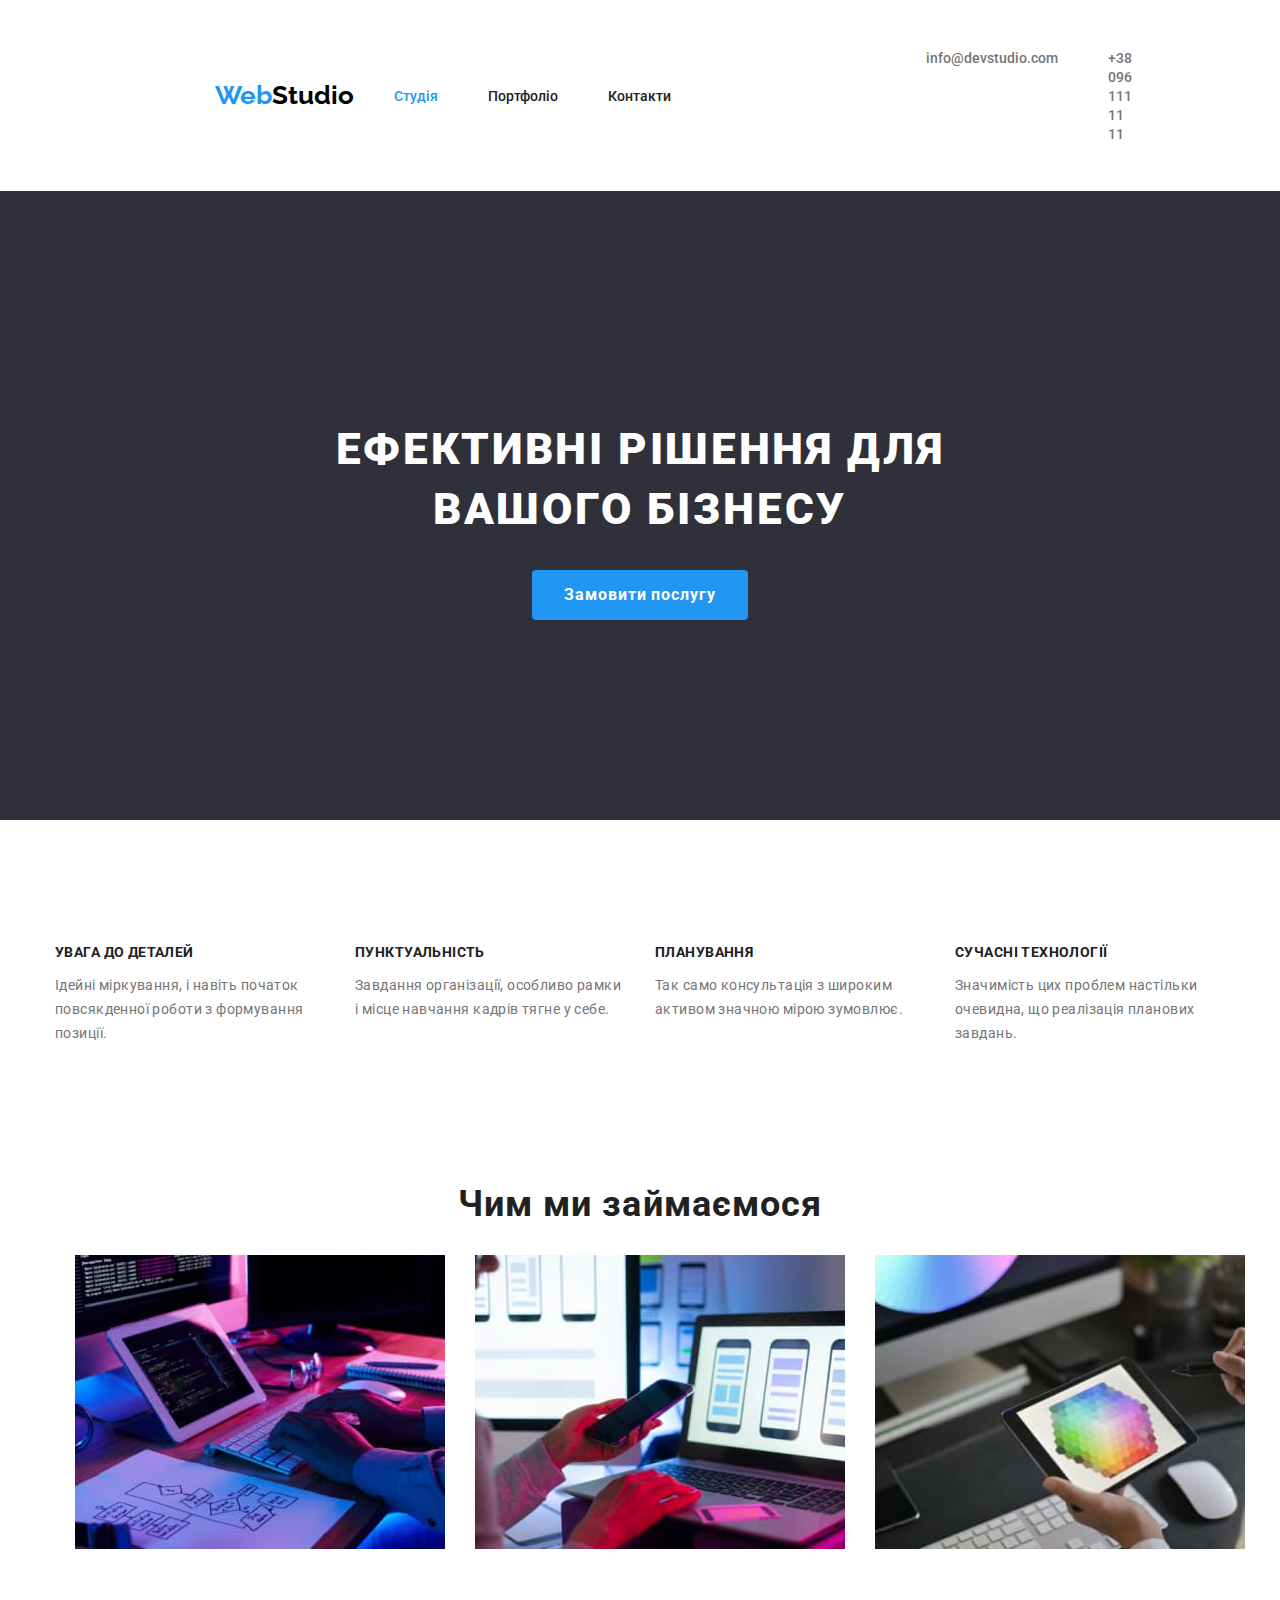
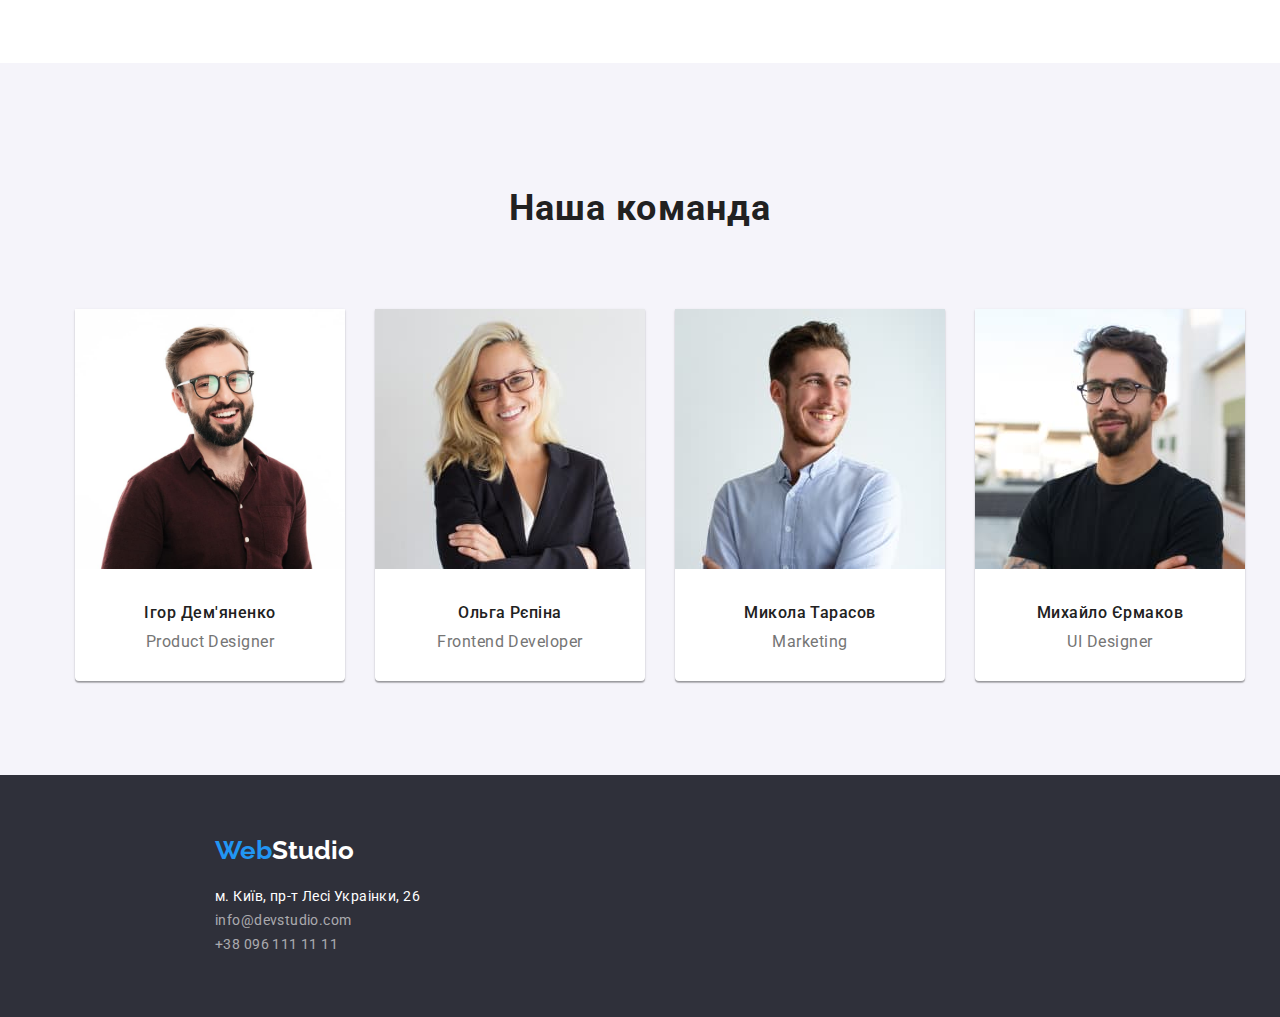
<file: index.html>
<!DOCTYPE html>
<html lang="uk">

<head>
  <meta charset="UTF-8">
  <meta name="viewport" content="width=device-width, initial-scale=1.0">

  <link rel="preconnect" href="https://fonts.googleapis.com">
  <link rel="preconnect" href="https://fonts.gstatic.com" crossorigin>
  <link href="https://fonts.googleapis.com/css2?family=Roboto:wght@400;500;700;900&display=swap" rel="stylesheet">
  <link href="https://fonts.googleapis.com/css2?family=Raleway:wght@700&display=swap" rel="stylesheet">

  <link rel="stylesheet" href="./css/styles.css">

  <title>WebStudio</title>
</head>

<body>
  <!-- Header -->
  <header class="header">

    <!-- Top menu -->
    <nav class="top-menu">
      <a href="#" class="logo">Web<span class="logostudio">Studio</span></a>
      <ul class="header-linl-menu">
        <li><a href="#about" class="header-link-active">Студія</a></li>
        <li><a href="portfolio.html" class="header-link">Портфоліо</a></li>
        <li><a href="#contacts" class="header-link">Контакти</a></li>
      </ul>
    </nav>
    <ul class="header-linl-menu">
      <li><a href="mailto:info@devstudio.com" class="contacts-link">info@devstudio.com</a></li>
      <li><a href="tel:+380961111111" class="contacts-link">+38 096 111 11 11</a></li>
    </ul>

  </header>

  <!-- Main -->
  <main>

    <!-- Slogan -->
    <section class="slogan">
      <h1 class="slogan-text">Ефективні рішення для вашого бізнесу</h1>
      <button type="button" class="order">Замовити послугу</button>
    </section>

    <!-- What do we do -->
    <section class="whatdowedo">
      <h2 hidden>what-main</h2>
      <ul class="what-main">
        <li>
          <h3 class="what-title">Увага до деталей</h3>
          <p class="what-text">Ідейні міркування, і навіть початок повсякденної роботи з формування позиції.</p>
        </li>

        <li>
          <h3 class="what-title">Пунктуальність</h3>
          <p class="what-text">Завдання організації, особливо рамки і місце навчання кадрів тягне у себе.</p>
        </li>

        <li>
          <h3 class="what-title">Планування</h3>
          <p class="what-text">Так само консультація з широким активом значною мірою зумовлює.</p>
        </li>

        <li>
          <h3 class="what-title">Сучасні технології</h3>
          <p class="what-text">Значимість цих проблем настільки очевидна, що реалізація планових завдань.</p>
        </li>

      </ul>
    </section>

    <!-- What do we do image-->

    <section class="what-image">
      <h2 class="what-slogan" id="portfolio">Чим ми займаємося</h2>
      <ul class="what-image-flex">
        <li class="what-image1">
          <img src="./images/what1.jpg" alt="Комп'ютер" width="370">
        </li>

        <li class="what-image2">
          <img src="./images/what2.jpg" alt="Телефон" width="370">
        </li>

        <li class="what-image3">
          <img src="./images/what3.jpg" alt="Планшет" width="370">
        </li>
      </ul>

    </section>

    <!-- Our team -->
    <section class="ourteam">
      <h2 class="ourteam-title" id="about">Наша команда</h2>

      <ul class="our-team-list">

        <li class="card">
          <img src="./images/dem.jpg" alt="Ігор Дем'яненко" width="270">
          <h3 class="ourteam-name">Ігор Дем'яненко</h3>
          <p class="ourteam-profession">Product Designer</p>
        </li>

        <li class="card">
          <img src="./images/repina.jpg" alt="Ольга Рєпіна" width="270">
          <h3 class="ourteam-name">Ольга Рєпіна</h3>
          <p class="ourteam-profession">Frontend Developer</p>
        </li>

        <li class="card">
          <img src="./images/tarasov.jpg" alt="Микола Тарасов" width="270">
          <h3 class="ourteam-name">Микола Тарасов</h3>
          <p class="ourteam-profession">Marketing</p>
        </li>

        <li class="card">
          <img src="./images/ermakov.jpg" alt="Михайло Єрмаков" width="270">
          <h3 class="ourteam-name">Михайло Єрмаков</h3>
          <p class="ourteam-profession">UI Designer</p>
        </li>

      </ul>

    </section>
  </main>

  <!-- Footer -->
  <footer class="footer">
    <a href="#" class="footer-logo" id="contacts">Web<span class="logostudio-footer">Studio</span></a>
    <address>
      <ul class="footer-menu">
        <li>
          <a href="https://goo.gl/maps/CPtrU1FHBa2aNyZL9" target="_blank" rel="noopener noreferrer nofollow"
            class="footer-link">
            м. Київ, пр-т Лесі Украінки, 26</a>
        </li>
        <li><a href="mailto:info@devstudio.com" class="footer-link-dop">info@devstudio.com</a></li>
        <li><a href="tel:+380961111111" class="footer-link-dop">+38 096 111 11 11</a></li>

      </ul>
    </address>
  </footer>
</body>

</html>
</file>
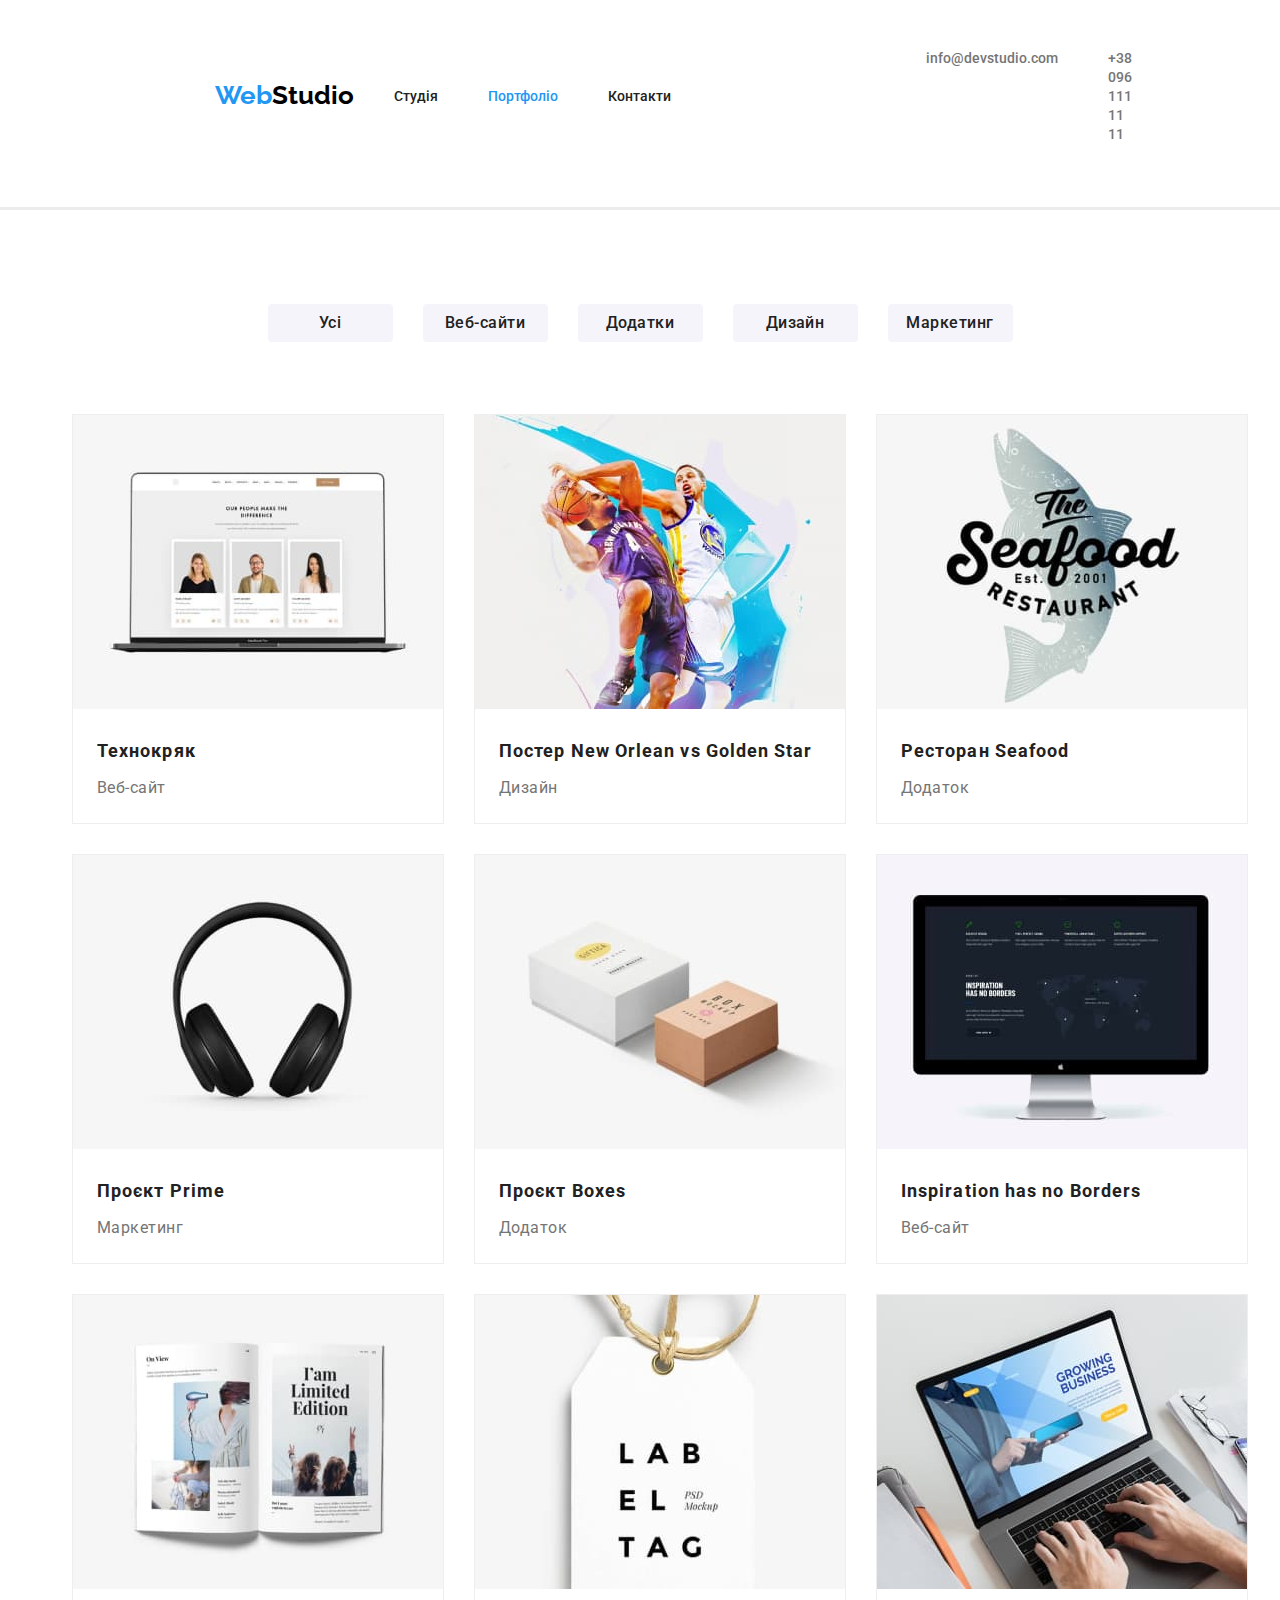
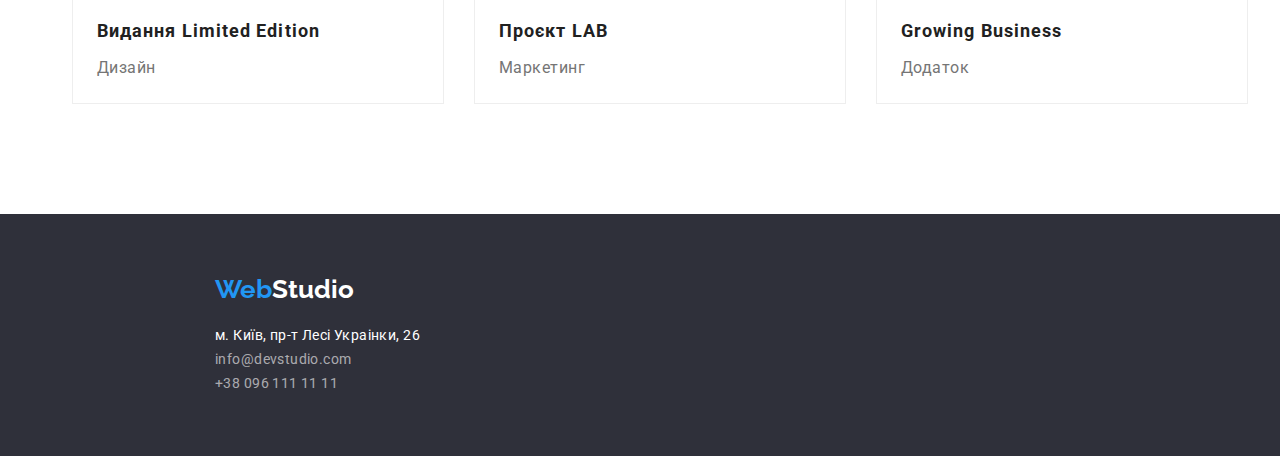
<file: portfolio.html>
<!DOCTYPE html>
<html lang="uk">

<head>
  <meta charset="UTF-8">
  <meta name="viewport" content="width=device-width, initial-scale=1.0">

  <link rel="preconnect" href="https://fonts.googleapis.com">
  <link rel="preconnect" href="https://fonts.gstatic.com" crossorigin>
  <link href="https://fonts.googleapis.com/css2?family=Roboto:wght@400;500;700;900&display=swap" rel="stylesheet">
  <link href="https://fonts.googleapis.com/css2?family=Raleway:wght@700&display=swap" rel="stylesheet">

  <link rel="stylesheet" href="./css/styles.css">

  <title>Portfolio</title>
</head>

<body>
  <!-- Header -->
  <header class="header">

    <!-- Top menu -->
    <nav class="top-menu-portf">
      <a href="index.html" class="logo">Web<span class="logostudio">Studio</span></a>
      <ul class="header-linl-menu">
        <li><a href="index.html" class="header-link">Студія</a></li>
        <li><a href="#portfolio" class="header-link-active">Портфоліо</a></li>
        <li><a href="#contacts" class="header-link">Контакти</a></li>
      </ul>
    </nav>
    <ul class="header-linl-menu">
      <li><a href="mailto:info@devstudio.com" class="contacts-link">info@devstudio.com</a></li>
      <li><a href="tel:+380961111111" class="contacts-link">+38 096 111 11 11</a></li>
    </ul>
  </header>

  <!-- Main -->
  <main>

    <!-- Button menu -->

    <section>
      <h1 hidden>Portfolio</h1>
      <ul class="button-menu">
        <li><button type="button" class="buttons-portfolio">Усі</button></li>
        <li><button type="button" class="buttons-portfolio">Веб-сайти</button></li>
        <li><button type="button" class="buttons-portfolio">Додатки</button></li>
        <li><button type="button" class="buttons-portfolio">Дизайн</button></li>
        <li><button type="button" class="buttons-portfolio">Маркетинг</button></li>
      </ul>

      <!-- Our projects -->

      <ul class="our-portf-list">

        <li class="card-portf">
          <a href="#">
            <img src="./images/port1.jpg" alt="Технокряк" width="370">
            <h3 class="ourteam-portf-title">Технокряк</h3>
            <p class="ourteam-portf-text">Веб-сайт</p>
          </a>
        </li>

        <li class="card-portf">
          <a href="#">
            <img src="./images/port2.jpg" alt="Постер New Orlean vs Golden Star" width="370">
            <h3 class="ourteam-portf-title">Постер New Orlean vs Golden Star</h3>
            <p class="ourteam-portf-text">Дизайн</p>
          </a>
        </li>

        <li class="card-portf">
          <a href="#">
            <img src="./images/port3.jpg" alt="Ресторан Seafood" width="370">
            <h3 class="ourteam-portf-title">Ресторан Seafood</h3>
            <p class="ourteam-portf-text">Додаток</p>
          </a>
        </li>

        <li class="card-portf">
          <a href="#">
            <img src="./images/port4.jpg" alt="Проєкт Prime" width="370">
            <h3 class="ourteam-portf-title">Проєкт Prime</h3>
            <p class="ourteam-portf-text">Маркетинг</p>
          </a>
        </li>

        <li class="card-portf">
          <a href="#">
            <img src="./images/port5.jpg" alt="Проєкт Boxes" width="370">
            <h3 class="ourteam-portf-title">Проєкт Boxes</h3>
            <p class="ourteam-portf-text">Додаток</p>
          </a>
        </li>

        <li class="card-portf">
          <a href="#">
            <img src="./images/port6.jpg" alt="Inspiration has no Borders" width="370">
            <h3 class="ourteam-portf-title">Inspiration has no Borders</h3>
            <p class="ourteam-portf-text">Веб-сайт</p>
          </a>
        </li>

        <li class="card-portf">
          <a href="#">
            <img src="./images/port7.jpg" alt="Видання Limited Edition" width="370">
            <h3 class="ourteam-portf-title">Видання Limited Edition</h3>
            <p class="ourteam-portf-text">Дизайн</p>
          </a>
        </li>

        <li class="card-portf">
          <a href="#">
            <img src="./images/port8.jpg" alt="Проєкт LAB" width="370">
            <h3 class="ourteam-portf-title">Проєкт LAB</h3>
            <p class="ourteam-portf-text">Маркетинг</p>
          </a>
        </li>

        <li class="card-portf">
          <a href="#">
            <img src="./images/port9.jpg" alt="Growing Business" width="370">
            <h3 class="ourteam-portf-title">Growing Business</h3>
            <p class="ourteam-portf-text">Додаток</p>
          </a>
        </li>
      </ul>

    </section>
  </main>

  <!-- Footer -->
  <footer class="footer">
    <a href="index.html" class="footer-logo" id="contacts">Web<span class="logostudio-footer">Studio</span></a>
    <address>
      <ul class="footer-menu">
        <li>
          <a href="https://goo.gl/maps/CPtrU1FHBa2aNyZL9" target="_blank" rel="noopener noreferrer nofollow"
            class="footer-link">
            м. Київ, пр-т Лесі Украінки, 26</a>
        </li>
        <li><a href="mailto:info@devstudio.com" class="footer-link-dop">info@devstudio.com</a></li>
        <li><a href="tel:+380961111111" class="footer-link-dop">+38 096 111 11 11</a></li>

      </ul>
    </address>
  </footer>
</body>

</html>
</file>
<file: css/styles.css>
:root {
  --color-title: #212121;
  --color-text: #757575;
  --color-link: #2196f3;
  --color-fff: #fff;
  --color-000: #000;
  --color-slogan: #2f303a;
  --color-button-hover: #188ce8;
  --color-ourteam: #f5f4fa;
  --border-top-color: #ececec;
  --buttons-portf: #f5f4fa;
  --card-portf: #eee;
}

body {
  font-style: normal;
  font-family: "Roboto", sans-serif;
  margin: 0;
}

a {
  text-decoration: none;
}

ul {
  list-style-type: none;
}

button {
  font-style: normal;
  font-family: "Roboto", sans-serif;
}

.header {
  background-color: var(--color-fff);
  display: flex;
  align-items: center;
  justify-content: space-between;
}

.top-menu {
  display: flex;
  align-items: center;
  padding-left: 215px;
}

.logo {
  color: var(--color-link);
  font-size: 26px;
  font-weight: 700;
  line-height: 1.17;
  font-family: "Raleway", sans-serif;
}

.logo .logostudio {
  color: var(--color-000);
}

.footer-logo {
  color: var(--color-link);
  font-size: 26px;
  font-weight: 700;
  line-height: 1.17;
  font-family: "Raleway", sans-serif;
  padding: 60px 0 20px 215px;
  margin: 0;
}

.footer-logo .logostudio-footer {
  color: var(--color-fff);
}

.header-linl-menu {
  display: flex;
  gap: 50px;
  padding-right: 215px;
  padding-top: 32px;
  padding-bottom: 32px;
}

.header-link {
  color: var(--color-title);
  font-size: 14px;
  font-weight: 500;
  line-height: 1.17;
}

.header-link-active {
  color: var(--color-link);
  font-size: 14px;
  font-weight: 500;
  line-height: 1.17;
}

.header-link:hover {
  color: var(--color-link);
}

.contacts-link {
  color: var(--color-text);
  font-size: 14px;
  font-weight: 500;
  line-height: 1.17;
}

.contacts-link:hover {
  color: var(--color-link);
}

.slogan {
  background-color: var(--color-slogan);
  padding: 200px 0;
  display: grid;
  justify-items: center;
}

.slogan-text {
  color: var(--color-fff);
  text-align: center;
  font-size: 44px;
  font-weight: 900;
  line-height: 1.36;
  letter-spacing: 2.64px;
  text-transform: uppercase;
  width: 700px;
}

.order {
  font-style: normal;
  background-color: var(--color-link);
  color: var(--color-fff);
  border: none;
  border-radius: 4px;
  text-align: center;
  font-size: 16px;
  font-weight: 700;
  line-height: 1.875;
  letter-spacing: 0.96px;
  padding: 10px 32px;
  cursor: pointer;
}

.order:hover {
  background-color: var(--color-button-hover);
}

.order:focus {
  background-color: var(--color-button-hover);
}

.whatdowedo {
  background-color: var(--color-fff);
}

.what-main {
  display: flex;
  gap: 30px;
  align-items: top;
  justify-content: center;
  padding: 94px 215px;
}

.what-title {
  color: var(--color-title);
  font-size: 14px;
  font-weight: 700;
  line-height: 1.17;
  letter-spacing: 0.42px;
  text-transform: uppercase;
}

.what-text {
  color: var(--color-text);
  font-size: 14px;
  font-weight: 400;
  line-height: 1.7;
  letter-spacing: 0.42px;
  width: 270px;
}

.what-slogan {
  color: var(--color-title);
  text-align: center;
  font-size: 36px;
  font-weight: 700;
  letter-spacing: 1.08px;
}

.what-image-flex {
  display: flex;
  align-items: center;
  gap: 30px;
  justify-content: center;
  padding-bottom: 94px;
}

.what-image {
  background-color: var(--color-fff);
}

.ourteam {
  background-color: var(--color-ourteam);
  padding-top: 94px;
}

.our-team-list {
  display: flex;
  gap: 30px;
  justify-content: center;
  padding-bottom: 94px;
  margin: 0;
}

.card {
  width: 270px;
  border-radius: 0px 0px 4px 4px;
  background: var(--color-fff);
  box-shadow: 0px 2px 1px 0px rgba(0, 0, 0, 0.2),
    0px 1px 1px 0px rgba(0, 0, 0, 0.14), 0px 1px 3px 0px rgba(0, 0, 0, 0.12);
}

.ourteam-title {
  color: var(--color-title);
  text-align: center;
  font-size: 36px;
  font-weight: 700;
  letter-spacing: 1.08px;
  padding-bottom: 50px;
}

.ourteam-name {
  color: var(--color-title);
  text-align: center;
  font-size: 16px;
  font-weight: 500;
  letter-spacing: 0.48px;
  padding: 30px 0 10px 0;
  margin: 0;
}

.ourteam-profession {
  color: var(--color-text);
  text-align: center;
  font-size: 16px;
  font-weight: 400;
  letter-spacing: 0.48px;
  padding-bottom: 30px;
  margin: 0;
}

.footer {
  background-color: var(--color-slogan);
  margin: 0;
  padding-top: 60px;
}

.footer-menu {
  padding: 20px 0 60px 215px;
  margin: 0;
}

.footer-link {
  color: var(--color-fff);
  font-size: 14px;
  font-weight: 400;
  line-height: 1.71;
  letter-spacing: 0.42px;
  font-style: normal;
}

.footer-link:hover {
  color: var(--color-link);
}

.footer-link:focus {
  color: var(--color-link);
}

.footer-link-dop {
  color: rgba(255, 255, 255, 0.6);
  font-size: 14px;
  font-weight: 400;
  line-height: 1.71;
  letter-spacing: 0.42px;
  font-style: normal;
}

.footer-link-dop:hover {
  color: var(--color-link);
}

.footer-link-dop:focus {
  color: var(--color-link);
}

.top-menu-portf {
  display: flex;
  align-items: center;
  padding-left: 215px;
}

.button-menu {
  display: flex;
  gap: 30px;
  justify-content: center;
  padding: 94px 0 56px 0;
  border-top-style: solid;
  border-top-color: var(--border-top-color);
}

.ourprojects {
  padding-bottom: 94px;
}

.our-portf-list {
  display: flex;
  flex-wrap: wrap;
  gap: 30px;
  justify-content: center;
  padding-bottom: 94px;
}

.buttons-portfolio {
  width: 125px;
  height: 38px;
  border-radius: 4px;
  background: var(--buttons-portf);
  border: 0;
  color: var(--color-title);
  text-align: center;
  font-size: 16px;
  font-weight: 500;
  line-height: 26px; /* 162.5% */
  letter-spacing: 0.48px;
  cursor: pointer;
}

.buttons-portfolio:hover {
  background-color: var(--color-link);
  color: var(--color-fff);
}

.ourteam-portf-title {
  color: var(--color-title);
  font-size: 18px;
  font-weight: 700;
  line-height: 2;
  letter-spacing: 1.08px;
  padding: 20px 0 0 24px;
  margin: 0;
}

.ourteam-portf-text {
  color: var(--color-text);
  font-size: 16px;
  font-weight: 400;
  line-height: 1.875;
  letter-spacing: 0.48px;
  padding: 4px 0 20px 24px;
  margin: 0;
}

.card-portf {
  width: 370px;
  border: 1px solid var(--card-portf);
  background: var(--color-fff);
}
</file>
